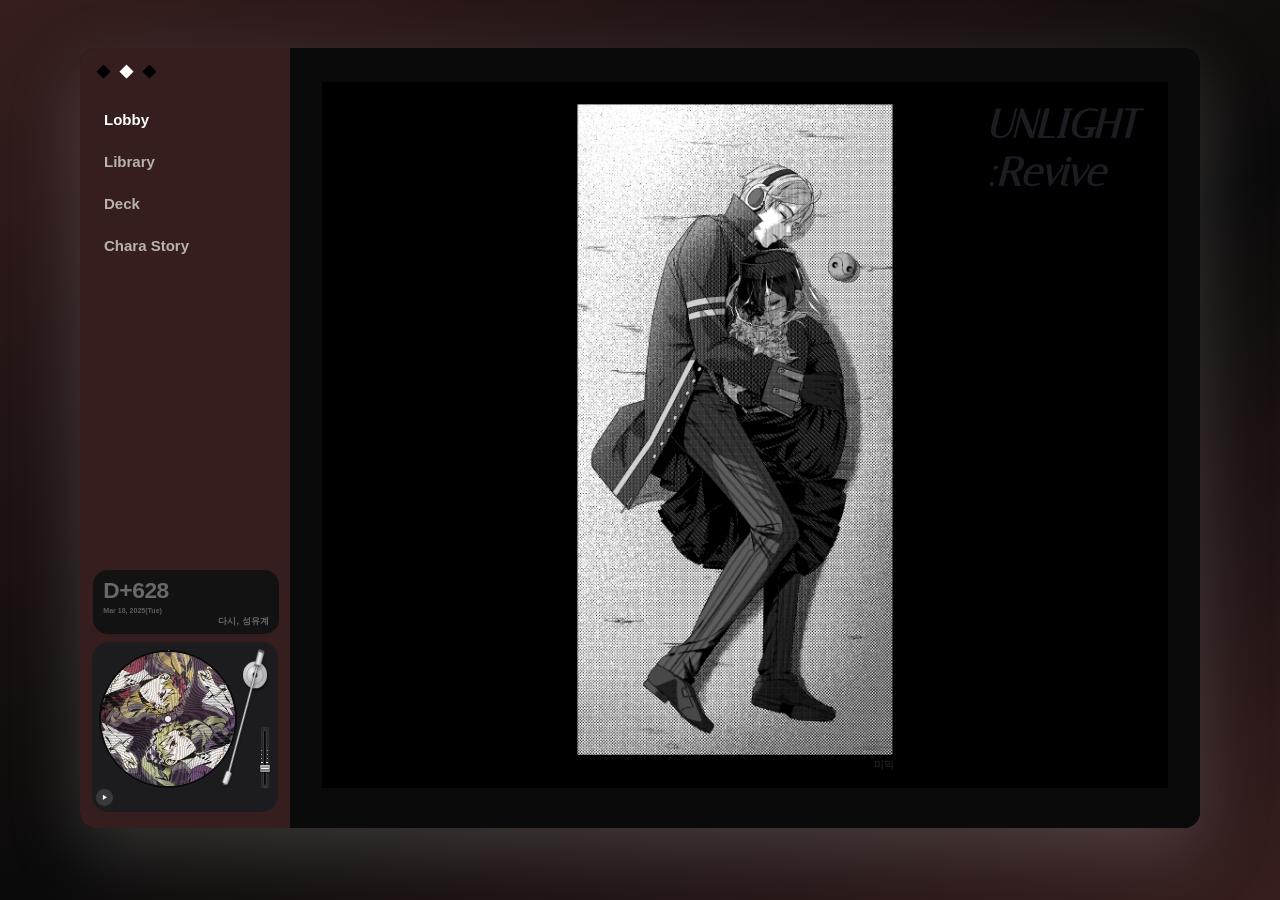
<file: index.html>
<!DOCTYPE html><html lang="ko"><head><meta charset="utf-8"><meta name="viewport" content="width=1280"><title>캐나다쿠스타운</title><meta name="robots" content="noindex,nofollow,noarchive,noimageindex"><meta property="og:type" content="website"><meta property="og:title" content="캐나다쿠스타운"><meta property="og:locale" content="ko_KR"><link rel="preconnect" href="https://fonts.googleapis.com"><link rel="preconnect" href="https://fonts.gstatic.com" crossorigin><link rel="stylesheet" href="https://fonts.googleapis.com/css2?family=Cormorant+Garamond:wght@400;600&family=Italiana&display=swap" media="print" onload="this.media='all'"><noscript><link rel="stylesheet" href="https://fonts.googleapis.com/css2?family=Cormorant+Garamond:wght@400;600&family=Italiana&display=swap"></noscript><link rel="stylesheet" href="css/site.css"></head><body class="root-13"><main><section class="section-20"><div class="box-185"><nav class="box-186"><div class="box-187"><p class="text-142">◆</p><p class="text-143">◆</p><p class="text-144">◆</p></div><a class="link-35 mac-nav hvb fx fx-color open" data-ck="show" data-to=".box-190" data-grp=".box-189" role="tab" aria-selected="true" href="#">Lobby</a><a class="link-36 mac-nav hvb fx fx-color" data-ck="show" data-to=".box-194" data-grp=".box-189" role="tab" aria-selected="false" href="#">Library</a><a class="link-37 mac-nav hvb fx fx-color" data-ck="show" data-to=".box-195" data-grp=".box-189" role="tab" aria-selected="false" href="#">Deck</a><a class="link-38 mac-nav hvb fx fx-color" data-ck="show" data-to=".box-196" data-grp=".box-189" role="tab" aria-selected="false" href="#">Chara Story</a><div class="dday-4" data-dday="1" data-d="2025-03-18" data-inc="1" data-v="l"><div class="dd-i">♥</div><div class="dd-t">다시, 성유계</div><div class="dd-s">2025-03-18</div><div class="dd-n">D-0</div></div><div class="box-188"><div class="lp-3" data-lp="https://youtu.be/AUN0C5JP_jo?si=QZlOJSiENwIk0LTi" data-vol="30" data-cover="1"><div class="lp-rec" style="background-image:url('[data-uri]')"><i class="lp-hole"></i></div><svg class="lp-ring" viewBox="0 0 100 100"><circle cx="50" cy="50" r="49" pathLength="100" stroke-dasharray="0 100"/></svg><svg class="lp-tn" viewBox="0 0 680 558" preserveAspectRatio="none"><defs><linearGradient id="lpalp-3" x1="0" x2="1"><stop offset="0" stop-color="#8d8d93"/><stop offset=".4" stop-color="#f4f4f6"/><stop offset="1" stop-color="#a4a4aa"/></linearGradient><radialGradient id="lpblp-3" cx=".4" cy=".35"><stop offset="0" stop-color="#f1f1f3"/><stop offset="1" stop-color="#b3b3b9"/></radialGradient></defs><circle cx="596" cy="108" r="46" fill="rgba(0,0,0,.4)" transform="translate(3 7)"/><circle cx="596" cy="108" r="44" fill="url(#lpblp-3)"/><circle cx="596" cy="108" r="30" fill="none" stroke="#8e8e94" stroke-width="2"/><circle cx="596" cy="108" r="9" fill="#2a2a2d"/><g class="lp-arm"><g transform="translate(596 108) rotate(28.6)"><rect x="-11" y="-84" width="22" height="58" rx="4" fill="url(#lpalp-3)"/><rect x="-11" y="-84" width="22" height="7" rx="3" fill="#55555a"/><rect x="-11" y="-34" width="22" height="5" fill="#55555a"/><path d="M0 -26V336" fill="none" stroke="#26262a" stroke-width="8.5" stroke-linecap="round"/><path d="M0 -26V336" fill="none" stroke="#d3d3d8" stroke-width="5" stroke-linecap="round"/><path d="M-1.3 -20V332" fill="none" stroke="rgba(255,255,255,.85)" stroke-width="1.3" stroke-linecap="round"/><g transform="translate(0 332) rotate(6)"><rect x="-10" y="0" width="20" height="42" rx="3" fill="url(#lpalp-3)" stroke="rgba(255,255,255,.55)" stroke-width=".8"/><rect x="-7.5" y="3" width="2.6" height="36" rx="1.3" fill="rgba(255,255,255,.75)"/><rect x="-3" y="42" width="6" height="5" rx="1" fill="#6d6d73"/></g></g></g></g></svg><button type="button" class="lp-pl" aria-label="재생 / 일시정지"><svg viewBox="0 0 24 24" class="lp-i-play"><path d="M8 5v14l11-7z"/></svg><svg viewBox="0 0 24 24" class="lp-i-pause"><path d="M7 5h4v14H7zM13 5h4v14h-4z"/></svg></button><div class="lp-vol" role="slider" aria-label="볼륨" aria-valuemin="0" aria-valuemax="100" aria-valuenow="70" tabindex="0"><i class="lp-vt"></i><i class="lp-vk"></i></div><p class="lp-ti"></p><div class="lp-yt"></div></div></div></nav><div class="box-189"><div class="box-190" data-panel role="tabpanel"><h2 class="heading-39">UNLIGHT :Revive</h2><img class="image-69" src="images/a28cu6m.webp" alt="" width="916" height="1600" srcset="images/a28cu6m-640.webp 640w, images/a28cu6m.webp 916w" sizes="100vw" fetchpriority="high" decoding="async"><h2 class="heading-40">미믹</h2></div><div class="box-194" data-panel role="tabpanel" hidden><section class="board-15 mac-diary" data-board="diary" data-view="line" data-src="notion" data-cats="top" data-limit="30" aria-label="다이어리 게시판"><ul class="bd-list" aria-live="polite"><li class="bd-msg">불러오는 중…</li></ul></section></div><div class="box-195" data-panel role="tabpanel" hidden><section class="board-16" data-board="gallery" data-view="photos" data-src="static" data-limit="30" aria-label="사진 갤러리"><ul class="bd-list" aria-live="polite"><li class="bd-msg">불러오는 중…</li></ul></section></div><div class="box-196" data-panel role="tabpanel" hidden><section class="board-17 mac-prof" data-board="profile" data-view="profile" data-src="notion" data-limit="10" aria-label="프로필 게시판"><ul class="bd-list" aria-live="polite"><li class="bd-msg">불러오는 중…</li></ul></section><section class="board-18 mac-tl" data-board="timeline" data-view="timeline" data-src="notion" data-fold="c" data-limit="30" aria-label="타임라인 게시판"><ul class="bd-list" aria-live="polite"><li class="bd-msg">불러오는 중…</li></ul></section></div></div></div></section></main><script src="js/site.js" defer></script></body></html>
</file>
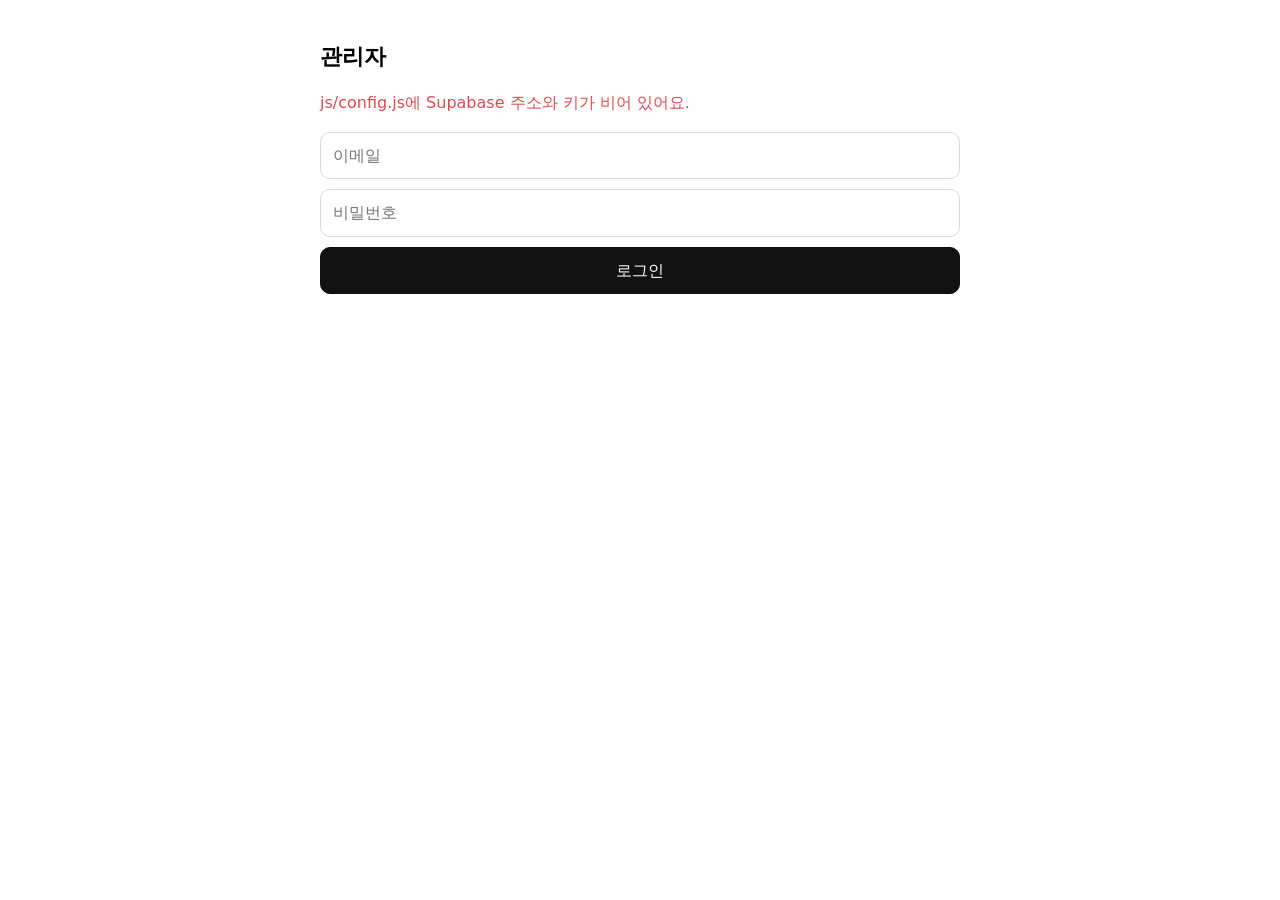
<file: admin.html>
<!DOCTYPE html><html lang="ko"><head><meta charset="utf-8"><meta name="viewport" content="width=device-width,initial-scale=1"><meta name="robots" content="noindex,nofollow"><title>관리자</title><style>:root{color-scheme:light dark;--b:#d9d9e0;--m:#6b6b7a}*{box-sizing:border-box}body{margin:0;font:16px/1.6 system-ui,-apple-system,"Noto Sans KR",sans-serif;padding:24px 16px}main{max-width:640px;margin:0 auto}h1{font-size:22px}input,textarea,select,button{font:inherit;padding:10px 12px;border:1px solid var(--b);border-radius:10px;background:transparent;color:inherit;width:100%}button{width:auto;cursor:pointer;background:#111;color:#fff;border-color:#111}button.dg{background:transparent;color:#e5484d;border-color:#e5484d}@media(prefers-color-scheme:dark){button{background:#fff;color:#111;border-color:#fff}}form{display:grid;gap:10px;margin:16px 0}#msg{min-height:1.5em;color:var(--m)}#msg.bad{color:#e5484d}ul{list-style:none;padding:0;display:grid;gap:8px}li{display:flex;gap:8px;align-items:center;border:1px solid var(--b);border-radius:10px;padding:8px 10px}li span{flex:1;min-width:0;overflow-wrap:anywhere}li button{padding:6px 10px}[hidden]{display:none!important}.row{display:flex;gap:8px}</style></head><body><main><h1>관리자</h1><p id="msg"></p><section id="login"><form id="lf"><input id="em" type="email" placeholder="이메일" autocomplete="username" required><input id="pw" type="password" placeholder="비밀번호" autocomplete="current-password" required><button type="submit">로그인</button></form></section><section id="panel" hidden><div class="row"><button id="out" type="button" class="dg">로그아웃</button></div><form id="pf"><select id="bd" aria-label="게시판"><option>profile</option><option>gallery</option></select><input id="ti" placeholder="제목" maxlength="200" required><input id="ca" placeholder="카테고리 (선택)" maxlength="40"><textarea id="bo" rows="8" placeholder="내용"></textarea><input id="im" type="url" placeholder="이미지 주소 (선택, https://…)"><input id="fl" type="file" accept="image/*" multiple aria-label="사진 올리기"><p style="margin:0;font-size:13px;color:var(--m)">사진을 고르면 바로 올라가요. 한 장이면 위 이미지 칸에 채워지고, 여러 장이면 한 장당 글 하나로 올라가요.</p><div class="row"><button id="go" type="submit">글 올리기</button><button id="cx" type="button" class="dg" hidden>수정 취소</button></div></form><h2 style="font-size:17px">올린 글</h2><ul id="ls"></ul></section></main><script src="js/config.js"></script><script>(function(){
 var C=window.NJ_CONFIG||{},q=function(s){return document.querySelector(s)},tok=null,editId=null,base=(C.url||'').replace(/\/+$/,'');
 try{tok=sessionStorage.getItem('nj_tok')}catch(e){}
 function hd(x){var h={apikey:C.key,'Content-Type':'application/json'};h.Authorization='Bearer '+(tok||(/^eyJ/.test(C.key)?C.key:''));if(!tok&&!/^eyJ/.test(C.key))delete h.Authorization;for(var k in x)h[k]=x[k];return h}
 function say(t,bad){var m=q('#msg');m.textContent=t||'';m.className=bad?'bad':''}
 function show(){q('#login').hidden=!!tok;q('#panel').hidden=!tok;if(tok)load()}
 function fail(r){if(r.status===401||r.status===403){say('권한이 없어요. 로그인 이메일이 SQL에 넣은 관리자 이메일과 같은지 확인하세요.',1);if(r.status===401){tok=null;try{sessionStorage.removeItem('nj_tok')}catch(e){}show()}}else say('요청에 실패했어요 ('+r.status+')',1)}
 q('#lf').onsubmit=function(e){e.preventDefault();say('로그인 중…');
  fetch(base+'/auth/v1/token?grant_type=password',{method:'POST',headers:{apikey:C.key,'Content-Type':'application/json'},body:JSON.stringify({email:q('#em').value.trim(),password:q('#pw').value})}).then(function(r){return r.json().then(function(j){return{ok:r.ok,j:j}})}).then(function(o){
   if(!o.ok||!o.j.access_token){say('로그인에 실패했어요. 이메일과 비밀번호를 확인하세요.',1);return}
   tok=o.j.access_token;try{sessionStorage.setItem('nj_tok',tok)}catch(e){}q('#pw').value='';say('');show()}).catch(function(){say('연결할 수 없어요. 주소와 키를 확인하세요.',1)})};
 q('#out').onclick=function(){tok=null;try{sessionStorage.removeItem('nj_tok')}catch(e){}show()};
 function reset(){editId=null;q('#ti').value='';q('#bo').value='';q('#im').value='';q('#ca').value='';q('#go').textContent='글 올리기';q('#cx').hidden=true}
 q('#cx').onclick=reset;
function shrink(f){return new Promise(function(res,rej){var u=URL.createObjectURL(f),im=new Image();im.onload=function(){var m=1600,w=im.naturalWidth,h=im.naturalHeight,k=Math.min(1,m/Math.max(w,h)),c=document.createElement('canvas');c.width=Math.round(w*k);c.height=Math.round(h*k);c.getContext('2d').drawImage(im,0,0,c.width,c.height);URL.revokeObjectURL(u);c.toBlob(function(b){b?res(b):rej()},'image/jpeg',.85)};im.onerror=function(){rej()};im.src=u})}
 function up(f){return shrink(f).then(function(b){var nm=Date.now().toString(36)+Math.random().toString(36).slice(2,7)+'.jpg';return fetch(base+'/storage/v1/object/photos/'+nm,{method:'POST',headers:{apikey:C.key,Authorization:'Bearer '+tok,'Content-Type':'image/jpeg'},body:b}).then(function(r){if(!r.ok){if(r.status===401||r.status===403)fail(r);else say('사진 올리기에 실패했어요 ('+r.status+'). supabase.sql을 다시 실행했는지 확인하세요.',1);throw 0}return base+'/storage/v1/object/public/photos/'+nm})},function(){say('이 사진은 읽을 수 없어요.',1);throw 0})}
 var fl=q('#fl');if(fl)fl.onchange=function(){var fs=Array.prototype.slice.call(fl.files||[]);fl.value='';if(!fs.length)return;
  if(fs.length===1){say('올리는 중…');up(fs[0]).then(function(u){q('#im').value=u;if(!q('#ti').value.trim())q('#ti').value=fs[0].name.replace(/\.[^.]+$/,'').slice(0,200);say('사진을 올렸어요. 글 올리기를 눌러 마무리하세요.')},function(){});return}
  var n=0;fs.reduce(function(p,f,i){return p.then(function(){say('올리는 중… '+(i+1)+'/'+fs.length);return up(f).then(function(u){return fetch(base+'/rest/v1/posts',{method:'POST',headers:hd({Prefer:'return=minimal'}),body:JSON.stringify({board:q('#bd').value,title:f.name.replace(/\.[^.]+$/,'').slice(0,200)||'photo',body:'',image:u,category:q('#ca').value.trim()||null})}).then(function(r){if(!r.ok){fail(r);throw 0}n++})})})},Promise.resolve()).then(function(){say(n+'장을 올렸어요');load()},function(){if(n)load()})};
 q('#pf').onsubmit=function(e){e.preventDefault();var body={board:q('#bd').value,title:q('#ti').value.trim(),body:q('#bo').value,image:q('#im').value.trim()||null,category:q('#ca').value.trim()||null};if(!body.title)return;
  var url=base+'/rest/v1/posts'+(editId?'?id=eq.'+editId:'');
  fetch(url,{method:editId?'PATCH':'POST',headers:hd({Prefer:'return=minimal'}),body:JSON.stringify(body)}).then(function(r){if(!r.ok){fail(r);return}say(editId?'수정했어요':'올렸어요');reset();load()})};
 function load(){fetch(base+'/rest/v1/posts?select=*&order=created_at.desc&limit=100',{headers:hd()}).then(function(r){if(!r.ok){fail(r);return null}return r.json()}).then(function(rows){
   if(!rows)return;var ul=q('#ls');ul.textContent='';if(!rows.length){ul.textContent='아직 글이 없어요.';return}
   rows.forEach(function(p){var li=document.createElement('li'),sp=document.createElement('span'),a=document.createElement('button'),b=document.createElement('button');
    sp.textContent='['+p.board+'] '+p.title+' · '+new Date(p.created_at).toLocaleDateString('ko-KR');a.textContent='수정';b.textContent='삭제';b.className='dg';
    a.onclick=function(){editId=p.id;q('#bd').value=p.board;q('#ti').value=p.title;q('#bo').value=p.body||'';q('#im').value=p.image||'';q('#ca').value=p.category||'';q('#go').textContent='수정 저장';q('#cx').hidden=false;window.scrollTo(0,0)};
    b.onclick=function(){if(!confirm('이 글을 삭제할까요?'))return;fetch(base+'/rest/v1/posts?id=eq.'+p.id,{method:'DELETE',headers:hd()}).then(function(r){if(!r.ok){fail(r);return}say('삭제했어요');load()})};
    li.appendChild(sp);li.appendChild(a);li.appendChild(b);ul.appendChild(li)})})}
 if(!C.url||!C.key){say('js/config.js에 Supabase 주소와 키가 비어 있어요.',1)}
 show();
})();</script></body></html>
</file>
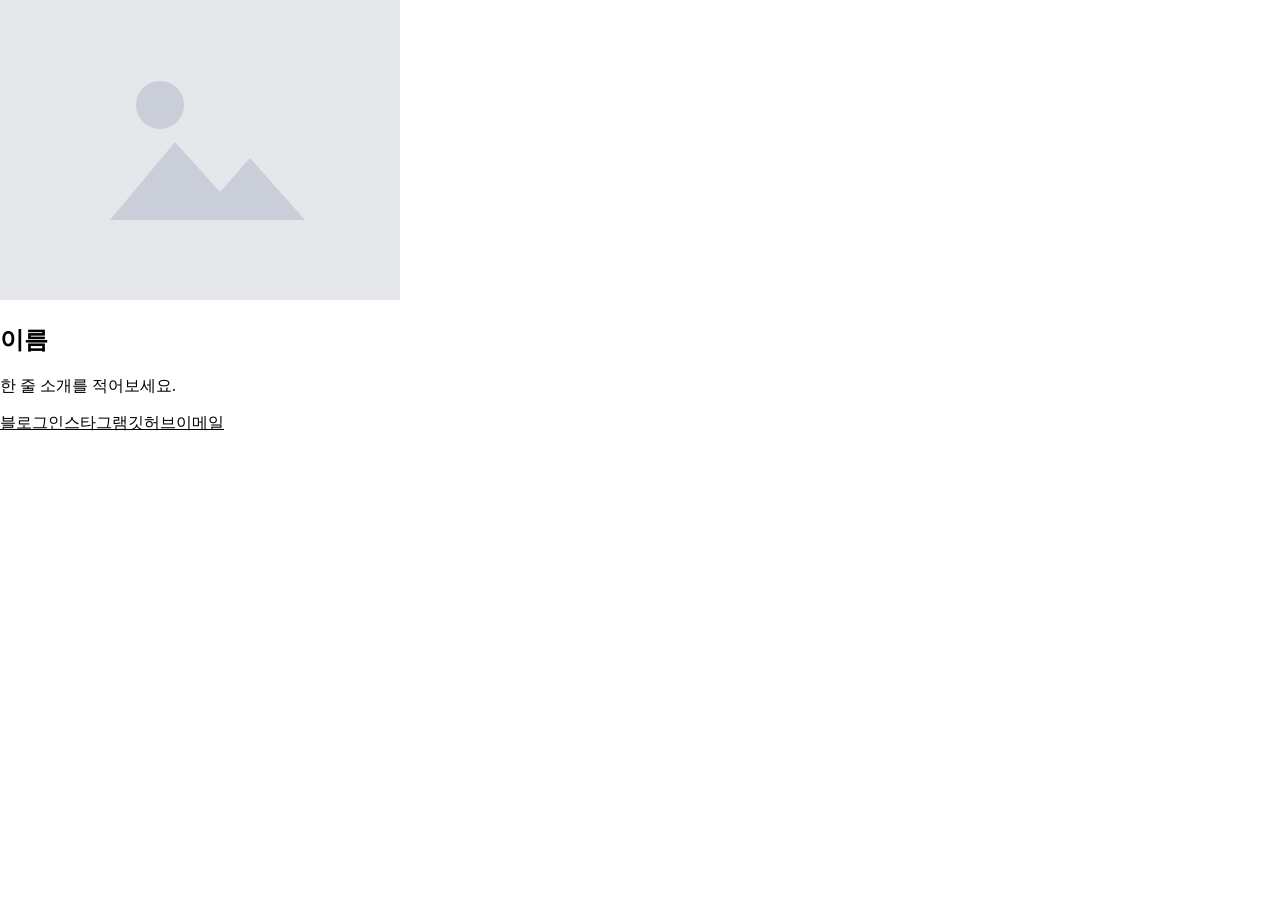
<file: page-2.html>
<!DOCTYPE html><html lang="ko"><head><meta charset="utf-8"><meta name="viewport" content="width=1280"><title>새 페이지 2 | 캐나다쿠스타운</title><meta name="robots" content="noindex,nofollow,noarchive,noimageindex"><meta property="og:type" content="website"><meta property="og:title" content="새 페이지 2 | 캐나다쿠스타운"><meta property="og:locale" content="ko_KR"><link rel="preconnect" href="https://fonts.googleapis.com"><link rel="preconnect" href="https://fonts.gstatic.com" crossorigin><link rel="stylesheet" href="https://fonts.googleapis.com/css2?family=Cormorant+Garamond:wght@400;600&family=Italiana&family=Noto+Sans+KR:wght@400;500;700&display=swap" media="print" onload="this.media='all'"><noscript><link rel="stylesheet" href="https://fonts.googleapis.com/css2?family=Cormorant+Garamond:wght@400;600&family=Italiana&family=Noto+Sans+KR:wght@400;500;700&display=swap"></noscript><link rel="stylesheet" href="css/site.css"></head><body class="root-12"><main><section class="section-19"><div class="container-14"><div class="box-183"><img class="image-63" src="data:image/svg+xml;utf8,%3Csvg%20xmlns%3D%22http%3A%2F%2Fwww.w3.org%2F2000%2Fsvg%22%20width%3D%22400%22%20height%3D%22300%22%20viewBox%3D%220%200%20400%20300%22%3E%3Crect%20width%3D%22400%22%20height%3D%22300%22%20fill%3D%22%23e5e7eb%22%2F%3E%3Cpath%20d%3D%22M110%20220l65-78%2045%2050%2030-34%2055%2062z%22%20fill%3D%22%23c9ced8%22%2F%3E%3Ccircle%20cx%3D%22160%22%20cy%3D%22105%22%20r%3D%2224%22%20fill%3D%22%23c9ced8%22%2F%3E%3C%2Fsvg%3E" alt="" fetchpriority="high" decoding="async"><h2 class="heading-36">이름</h2><p class="text-141">한 줄 소개를 적어보세요.</p></div><div class="box-184"><a class="button-21 fx fx-grow" href="#">블로그</a><a class="button-22 fx fx-grow" href="#">인스타그램</a><a class="button-23 fx fx-grow" href="#">깃허브</a><a class="button-24 fx fx-grow" href="#">이메일</a></div></div></section></main><script src="js/config.js" defer></script><script src="js/site.js" defer></script></body></html>
</file>
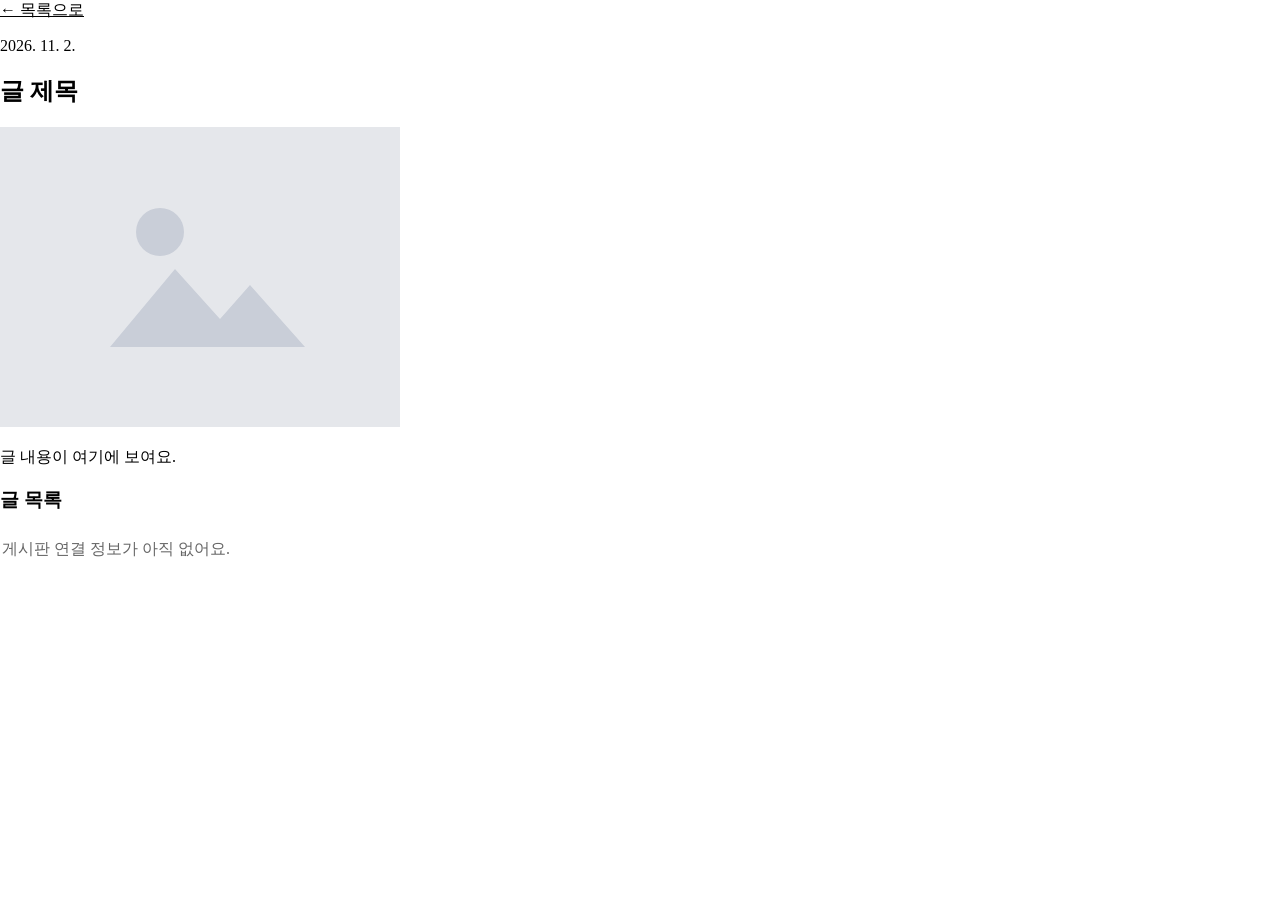
<file: post-2.html>
<!DOCTYPE html><html lang="ko"><head><meta charset="utf-8"><meta name="viewport" content="width=1280"><title>사진 갤러리 상세 | 캐나다쿠스타운</title><meta name="robots" content="noindex,nofollow,noarchive,noimageindex"><meta property="og:type" content="website"><meta property="og:title" content="사진 갤러리 상세 | 캐나다쿠스타운"><meta property="og:locale" content="ko_KR"><link rel="preconnect" href="https://fonts.googleapis.com"><link rel="preconnect" href="https://fonts.gstatic.com" crossorigin><link rel="stylesheet" href="https://fonts.googleapis.com/css2?family=Cormorant+Garamond:wght@400;600&family=Italiana&family=Noto+Sans+KR:wght@400;500;700&display=swap" media="print" onload="this.media='all'"><noscript><link rel="stylesheet" href="https://fonts.googleapis.com/css2?family=Cormorant+Garamond:wght@400;600&family=Italiana&family=Noto+Sans+KR:wght@400;500;700&display=swap"></noscript><link rel="stylesheet" href="css/site.css"></head><body class="root-15" data-post="gallery"><main><section class="section-22"><div class="box-198"><a class="link-40" href="index.html">← 목록으로</a><p class="text-147" data-bind="date">2026. 11. 2.</p><h1 class="heading-43" data-bind="title">글 제목</h1><img class="image-71" data-bind="image" src="data:image/svg+xml;utf8,%3Csvg%20xmlns%3D%22http%3A%2F%2Fwww.w3.org%2F2000%2Fsvg%22%20width%3D%22400%22%20height%3D%22300%22%20viewBox%3D%220%200%20400%20300%22%3E%3Crect%20width%3D%22400%22%20height%3D%22300%22%20fill%3D%22%23e5e7eb%22%2F%3E%3Cpath%20d%3D%22M110%20220l65-78%2045%2050%2030-34%2055%2062z%22%20fill%3D%22%23c9ced8%22%2F%3E%3Ccircle%20cx%3D%22160%22%20cy%3D%22105%22%20r%3D%2224%22%20fill%3D%22%23c9ced8%22%2F%3E%3C%2Fsvg%3E" alt="" loading="lazy" decoding="async"><p class="text-148" data-bind="body">글 내용이 여기에 보여요.</p><h3 class="heading-44">글 목록</h3><section class="board-20" data-board="gallery" data-view="feed" data-prev="2" data-detail="post-2.html" data-limit="10" aria-label="글 목록"><ul class="bd-list" aria-live="polite"><li class="bd-msg">불러오는 중…</li></ul></section></div></section></main><script src="js/config.js" defer></script><script src="js/site.js" defer></script></body></html>
</file>
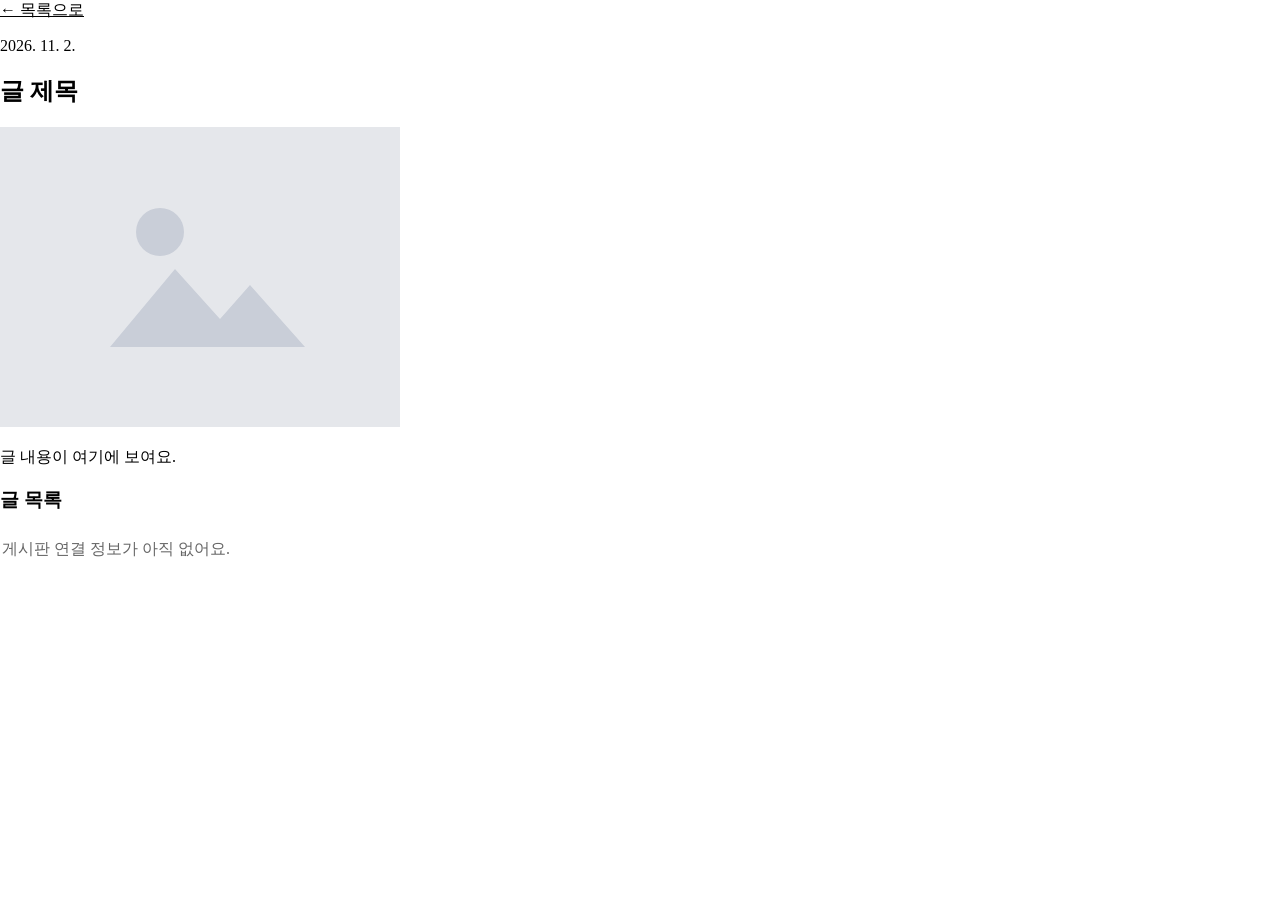
<file: post.html>
<!DOCTYPE html><html lang="ko"><head><meta charset="utf-8"><meta name="viewport" content="width=1280"><title>프로필 게시판 상세 | 캐나다쿠스타운</title><meta name="robots" content="noindex,nofollow,noarchive,noimageindex"><meta property="og:type" content="website"><meta property="og:title" content="프로필 게시판 상세 | 캐나다쿠스타운"><meta property="og:locale" content="ko_KR"><link rel="preconnect" href="https://fonts.googleapis.com"><link rel="preconnect" href="https://fonts.gstatic.com" crossorigin><link rel="stylesheet" href="https://fonts.googleapis.com/css2?family=Cormorant+Garamond:wght@400;600&family=Italiana&family=Noto+Sans+KR:wght@400;500;700&display=swap" media="print" onload="this.media='all'"><noscript><link rel="stylesheet" href="https://fonts.googleapis.com/css2?family=Cormorant+Garamond:wght@400;600&family=Italiana&family=Noto+Sans+KR:wght@400;500;700&display=swap"></noscript><link rel="stylesheet" href="css/site.css"></head><body class="root-14" data-post="profile"><main><section class="section-21"><div class="box-197"><a class="link-39" href="index.html">← 목록으로</a><p class="text-145" data-bind="date">2026. 11. 2.</p><h1 class="heading-41" data-bind="title">글 제목</h1><img class="image-70" data-bind="image" src="data:image/svg+xml;utf8,%3Csvg%20xmlns%3D%22http%3A%2F%2Fwww.w3.org%2F2000%2Fsvg%22%20width%3D%22400%22%20height%3D%22300%22%20viewBox%3D%220%200%20400%20300%22%3E%3Crect%20width%3D%22400%22%20height%3D%22300%22%20fill%3D%22%23e5e7eb%22%2F%3E%3Cpath%20d%3D%22M110%20220l65-78%2045%2050%2030-34%2055%2062z%22%20fill%3D%22%23c9ced8%22%2F%3E%3Ccircle%20cx%3D%22160%22%20cy%3D%22105%22%20r%3D%2224%22%20fill%3D%22%23c9ced8%22%2F%3E%3C%2Fsvg%3E" alt="" loading="lazy" decoding="async"><p class="text-146" data-bind="body">글 내용이 여기에 보여요.</p><h3 class="heading-42">글 목록</h3><section class="board-19" data-board="profile" data-view="feed" data-prev="2" data-detail="post.html" data-limit="10" aria-label="글 목록"><ul class="bd-list" aria-live="polite"><li class="bd-msg">불러오는 중…</li></ul></section></div></section></main><script src="js/config.js" defer></script><script src="js/site.js" defer></script></body></html>
</file>
<file: css/site.css>
*,*::before,*::after{box-sizing:border-box}body{margin:0;-webkit-text-size-adjust:100%;overflow-x:clip}img,video,iframe{max-width:100%}img{height:auto}[hidden]{display:none!important}a{color:inherit}form input,form textarea{width:100%;padding:12px 14px;border:1px solid #cfd0d8;border-radius:10px;font:inherit;background:#fff;color:#111}form button{padding:12px 20px;border:0;border-radius:10px;background:#111;color:#fff;font:inherit;font-weight:600;cursor:pointer}[data-ck]{cursor:pointer}.fx{transition:translate .25s,scale .25s,rotate .25s,filter .25s,box-shadow .25s,background-color .25s,color .25s,opacity .25s,border-color .25s}.fx-color:hover,.fx-color.sim{}@media (prefers-reduced-motion:reduce){.fx,.an{transition:none!important;animation:none!important}}.bd-list{list-style:none;margin:0;padding:0;display:flex;flex-direction:column;gap:10px}.bd-item{border:1px solid rgba(128,128,140,.3);border-radius:12px;overflow:hidden}.bd-item summary{display:flex;justify-content:space-between;gap:12px;padding:14px 16px;cursor:pointer;list-style:none;font-weight:600}.bd-item summary::-webkit-details-marker{display:none}.bd-t{flex:1;min-width:0;overflow-wrap:anywhere;margin:0;font-size:inherit}.bd-n{display:none}.bd-item time{font-weight:400;font-size:.85em;opacity:.6;white-space:nowrap}.bd-b{padding:0 16px 16px;white-space:pre-wrap;line-height:1.7;overflow-wrap:anywhere}.bd-b img{display:block;max-width:100%;margin-top:12px;border-radius:8px}.bd-msg{opacity:.6;padding:8px 2px}.bd-item article{display:flex;flex-direction:column;gap:8px}.bd-item article>.bd-img{display:block;width:100%;aspect-ratio:4/3;object-fit:cover;border-radius:10px}.bd-item article>.bd-b{padding:0}[data-view=line] .bd-list{gap:0}[data-view=line] .bd-item{border:0;border-bottom:1px solid rgba(128,128,140,.3);border-radius:0}[data-view=line] .bd-item summary{padding-left:2px;padding-right:2px}[data-view=table] .bd-list{gap:0;border-top:2px solid currentColor}[data-view=table] .bd-item{border:0;border-bottom:1px solid rgba(128,128,140,.3);border-radius:0}[data-view=table] .bd-item summary{display:grid;grid-template-columns:3em 1fr auto;align-items:baseline;padding:12px 6px;font-weight:500}[data-view=table] .bd-n{display:block;opacity:.55;font-weight:400}[data-view=table] .bd-b{padding:4px 6px 18px 3.4em}[data-view=cards] .bd-list{display:grid;grid-template-columns:repeat(auto-fill,minmax(240px,1fr));gap:16px}[data-view=cards] .bd-item{background:rgba(128,128,140,.07);padding:12px}[data-view=cards] .bd-t{font-weight:600}[data-view=feed] .bd-list{gap:48px}[data-view=feed] .bd-item{border:0;border-radius:0;overflow:visible}[data-view=feed] .bd-item time{order:-2;font-size:.85em}[data-view=feed] .bd-t{order:-1;font-size:1.6em;line-height:1.3;font-weight:700}[data-view=feed] .bd-item article>.bd-img{aspect-ratio:auto;height:auto}[data-view=gallery] .bd-list{flex-direction:row;gap:20px;overflow-x:auto;scroll-snap-type:x mandatory;padding-bottom:14px;-webkit-overflow-scrolling:touch}[data-view=gallery] .bd-item{flex:0 0 min(300px,78%);scroll-snap-align:center;border:0;border-radius:0;overflow:visible}[data-view=gallery] .bd-item article>.bd-img{aspect-ratio:4/5;border-radius:6px}[data-view=gallery] .bd-t{font-weight:600}[data-view=gallery] .bd-list:focus-visible{outline:2px solid currentColor;outline-offset:4px}[data-view=photos] .bd-list{display:grid;grid-template-columns:repeat(auto-fill,minmax(min(190px,44%),1fr));gap:10px}[data-view=photos] .bd-item{background:none;padding:0;border:0;border-radius:14px;overflow:hidden}[data-view=photos] .bd-item article>:not(.bd-img){display:none}[data-view=photos] .bd-item:not(:has(.bd-img)){display:none}[data-view=photos] .bd-item article>.bd-img{display:block;width:100%;height:auto;aspect-ratio:1;object-fit:cover;border-radius:0;transition:transform .35s ease}[data-view=photos] .bd-item:hover article>.bd-img{transform:scale(1.05)}[data-view=photos] .bd-item.bd-lb{cursor:zoom-in}[data-view=photos] .bd-item.bd-lb:focus-visible{outline:2px solid currentColor;outline-offset:2px}[data-view=profile] .bd-list{display:grid;grid-template-columns:repeat(auto-fit,minmax(130px,1fr));max-width:480px;margin-left:auto;margin-right:auto;gap:12px}[data-view=profile] .bd-item{border:0;border-radius:18px;background:rgba(128,128,140,.08);padding:14px;overflow:hidden}[data-view=profile] .bd-item article{gap:6px;text-align:center;align-items:center}[data-view=profile] .bd-item article>.bd-img{aspect-ratio:1;width:100%;border-radius:14px;margin-bottom:6px}[data-view=profile] .bd-item time{display:none}[data-view=profile] .bd-cat{opacity:1;font-size:.72em;letter-spacing:.08em;text-transform:uppercase;padding:2px 10px;border-radius:999px;background:rgba(128,128,140,.18);margin:0}[data-view=profile] .bd-t{font-size:1.2em;font-weight:800;order:0}[data-view=profile] .bd-item article>.bd-b{font-size:.9em;opacity:.85;line-height:1.7;text-align:center;word-break:keep-all}[data-view=timeline] .bd-list{gap:0;position:relative;padding:0}[data-view=timeline] .bd-list::before{content:"";position:absolute;left:50%;top:0;bottom:0;width:2px;margin-left:-1px;background:rgba(128,128,140,.3)}[data-view=timeline] .bd-item{border:0;border-radius:0;overflow:visible;padding:0 0 28px;width:calc(50% - 28px);box-sizing:border-box;text-align:right;position:relative}[data-view=timeline] .bd-item:nth-child(even){margin-left:calc(50% + 28px);text-align:left}[data-view=timeline] .bd-item:last-child{padding-bottom:4px}[data-view=timeline] .bd-item::before{content:"";position:absolute;right:-35px;top:.35em;width:12px;height:12px;border-radius:50%;background:currentColor;box-shadow:0 0 0 4px rgba(128,128,140,.18)}[data-view=timeline] .bd-item:nth-child(even)::before{right:auto;left:-35px}[data-view=timeline] .bd-item::after{content:"";position:absolute;right:-24px;top:calc(.35em + 5px);width:24px;height:2px;background:rgba(128,128,140,.3)}[data-view=timeline] .bd-item:nth-child(even)::after{right:auto;left:-24px}[data-view=timeline] .bd-item article>.bd-img{margin-left:auto}[data-view=timeline] .bd-item:nth-child(even) article>.bd-img{margin-left:0}@media (max-width:479px){[data-view=timeline] .bd-item{width:calc(50% - 18px);font-size:.92em}[data-view=timeline] .bd-item:nth-child(even){margin-left:calc(50% + 18px)}[data-view=timeline] .bd-item::before{right:-24px;width:10px;height:10px;box-shadow:0 0 0 3px rgba(128,128,140,.18)}[data-view=timeline] .bd-item:nth-child(even)::before{left:-24px}[data-view=timeline] .bd-item::after{right:-18px;width:18px}[data-view=timeline] .bd-item:nth-child(even)::after{left:-18px}}[data-view=timeline] .bd-item article{gap:3px}[data-view=timeline] .bd-item time{order:-2;font-size:.8em;font-weight:700;letter-spacing:.04em;opacity:.65}[data-view=timeline] .bd-cat{order:-3;margin:0;font-size:.72em;letter-spacing:.06em;text-transform:uppercase}[data-view=timeline] .bd-t{order:-1;font-size:1.1em;font-weight:700}[data-view=timeline] .bd-item article>.bd-b{line-height:1.7}[data-view=timeline] .bd-tg{cursor:pointer;-webkit-tap-highlight-color:transparent}[data-view=timeline] .bd-tg::after{content:"";display:inline-block;width:.38em;height:.38em;border:solid currentColor;border-width:0 2px 2px 0;transform:rotate(45deg);margin-left:.6em;vertical-align:.18em;opacity:.55;transition:transform .25s}[data-view=timeline] .bd-open .bd-tg::after{transform:rotate(-135deg);vertical-align:-.05em}[data-view=timeline] .bd-tg:focus-visible{outline:2px solid currentColor;outline-offset:3px;border-radius:4px}[data-view=timeline] .bd-item article>.bd-img{aspect-ratio:auto;height:auto;max-width:320px;border-radius:10px;margin-top:6px}[data-view=orbitline].ot-on{min-height:calc(100vh + var(--otn,0)*58vh);min-height:calc(100svh + var(--otn,0)*58svh)}[data-view=orbitline] .ot-on .bd-list,[data-view=orbitline].ot-on .bd-list{position:absolute;width:1px;height:1px;margin:-1px;overflow:hidden;clip:rect(0,0,0,0);white-space:nowrap}[data-view=orbitline] .ot-st{position:sticky;top:0;height:100vh;height:100svh;min-height:480px;display:grid;grid-template-columns:minmax(0,1.15fr) minmax(0,.85fr);align-items:center;column-gap:3vw;padding:0 4vw;box-sizing:border-box}[data-view=orbitline] .ot-sample{position:relative;height:auto;min-height:0;padding:12px 0}[data-view=orbitline] .ot-svg{width:min(100%,86vh);height:auto;aspect-ratio:1;justify-self:center;overflow:visible}[data-view=orbitline] .ot-sample .ot-svg{width:min(100%,320px)}[data-view=orbitline] .ot-ring{fill:none;stroke:currentColor;stroke-opacity:.2;stroke-width:1}[data-view=orbitline] .ot-ring.ot-d{stroke-dasharray:2 6;stroke-opacity:.34}[data-view=orbitline] .ot-tk line{stroke:currentColor;stroke-opacity:.4;stroke-width:1}[data-view=orbitline] .ot-core{fill:currentColor}[data-view=orbitline] .ot-ld{stroke:currentColor;stroke-opacity:.45;stroke-width:1;stroke-dasharray:1 5}[data-view=orbitline] .ot-path{fill:none;stroke:currentColor;stroke-opacity:.38;stroke-width:1;stroke-dasharray:3 5}[data-view=orbitline] .ot-dot{fill:currentColor;fill-opacity:.32;stroke:transparent;stroke-width:16px;cursor:pointer;outline:none}[data-view=orbitline] .ot-dot.past{fill-opacity:.62}[data-view=orbitline] .ot-dot.on{fill-opacity:1}[data-view=orbitline] .ot-dot:focus-visible{stroke:currentColor;stroke-opacity:.6;stroke-width:2px}[data-view=orbitline] .ot-halo{fill:none;stroke:currentColor;stroke-opacity:.7;stroke-width:1}[data-view=orbitline] .ot-lb{font:10px ui-monospace,Menlo,Consolas,monospace;fill:currentColor;fill-opacity:.55;letter-spacing:.08em;pointer-events:none}[data-view=orbitline] .ot-cap{padding:0 0 0 2vw;max-width:460px}[data-view=orbitline] .ot-n{font:11px ui-monospace,Menlo,Consolas,monospace;letter-spacing:.24em;opacity:.5}[data-view=orbitline] .ot-dt{font:12px ui-monospace,Menlo,Consolas,monospace;letter-spacing:.14em;opacity:.65;margin-top:20px}[data-view=orbitline] .ot-tt{font:400 clamp(28px,3.4vw,46px)/1.15 Georgia,"Times New Roman",serif;letter-spacing:-.02em;margin:10px 0 16px;padding:0}[data-view=orbitline] .ot-bd{font-size:14px;line-height:1.9;opacity:.75;white-space:pre-line;max-height:34vh;overflow:hidden}[data-view=orbitline] .ot-hint{font:10px ui-monospace,Menlo,Consolas,monospace;letter-spacing:.22em;opacity:.4;margin-top:30px}[data-view=orbitline] .ot-in .ot-dt,[data-view=orbitline] .ot-in .ot-tt,[data-view=orbitline] .ot-in .ot-bd{animation:otf .5s ease both}@keyframes otf{from{opacity:0;transform:translateY(10px)}to{opacity:var(--o,1);transform:none}}@media (max-width:760px){[data-view=orbitline] .ot-st{grid-template-columns:1fr;align-content:center;row-gap:8px;padding:0 20px}[data-view=orbitline] .ot-svg{width:min(100%,46svh)}[data-view=orbitline] .ot-lb{font-size:17px}[data-view=orbitline] .ot-cap{padding:0;max-width:none}[data-view=orbitline] .ot-bd{max-height:22svh;font-size:13px}[data-view=orbitline] .ot-hint{display:none}}@media (prefers-reduced-motion:reduce){[data-view=orbitline] .ot-in .ot-dt,[data-view=orbitline] .ot-in .ot-tt,[data-view=orbitline] .ot-in .ot-bd{animation:none}}[data-view=profile] .bd-list{}[data-view=custom] .bd-item{border:0;border-radius:0;overflow:visible;min-width:0}[data-lay=grid2] .bd-list{display:grid;grid-template-columns:repeat(2,minmax(0,1fr))}[data-lay=grid3] .bd-list{display:grid;grid-template-columns:repeat(3,minmax(0,1fr))}[data-lay=grid4] .bd-list{display:grid;grid-template-columns:repeat(4,minmax(0,1fr))}[data-lay=scroll] .bd-list{flex-direction:row;overflow-x:auto;scroll-snap-type:x mandatory;padding-bottom:14px;-webkit-overflow-scrolling:touch}[data-lay=scroll] .bd-item{flex:0 0 auto;scroll-snap-align:center}[data-bind=body]{white-space:pre-wrap}.bd-item{position:relative}.bd-a{position:absolute;top:0;right:0;bottom:0;left:0;z-index:1;border-radius:inherit}.bd-a:focus-visible{outline:2px solid currentColor;outline-offset:-2px}.bd-more{display:inline-block;margin-top:10px;font-size:.9em;text-decoration:underline;color:inherit}@media (max-width:359px){[data-view=profile] .bd-list{grid-template-columns:1fr}}@media (max-width:991px){[data-lay=grid4] .bd-list{grid-template-columns:repeat(2,minmax(0,1fr))}}@media (max-width:479px){[data-lay=grid2] .bd-list,[data-lay=grid3] .bd-list,[data-lay=grid4] .bd-list{grid-template-columns:1fr}}.bd-cats{display:flex;flex-wrap:wrap;gap:8px;margin:0 0 16px}.bd-cb,.bd-cats>button{font:inherit;color:inherit;background:transparent;border:1px solid rgba(128,128,140,.3);border-radius:999px;padding:6px 14px;cursor:pointer;display:inline-flex;gap:6px;align-items:center}.bd-cats small{opacity:.6;font-size:.85em}.bd-cats [aria-pressed=true]{background:rgba(128,128,140,.22);font-weight:700;border-color:transparent}.bd-cb:focus-visible,.bd-cats>button:focus-visible{outline:2px solid currentColor;outline-offset:2px}.bd-cat{display:inline-block;font-size:.8em;font-weight:700;opacity:.7;margin-bottom:2px}[data-cats=left]{display:grid;grid-template-columns:180px minmax(0,1fr);column-gap:24px}[data-cats=left]>*:not(.bd-cats){grid-column:2}[data-cats=left]>.bd-cats{grid-column:1;grid-row:1 / span 99;align-self:start;flex-direction:column;flex-wrap:nowrap;gap:2px;margin:0;padding-right:14px;border-right:1px solid rgba(128,128,140,.3)}[data-cats=left] .bd-cats>button{border:0;border-radius:8px;justify-content:space-between;padding:8px 10px;text-align:left}@media (max-width:640px){[data-cats=left]{display:block}[data-cats=left]>.bd-cats{flex-direction:row;flex-wrap:wrap;border:0;padding:0;margin:0 0 16px;gap:8px}[data-cats=left] .bd-cats>button{border:1px solid rgba(128,128,140,.3);border-radius:999px;justify-content:flex-start}}[data-catnav]{position:relative}.cn-b{font:inherit;color:inherit;background:transparent;border:1px solid rgba(128,128,140,.3);border-radius:10px;padding:8px 14px;cursor:pointer;display:flex;justify-content:space-between;gap:10px;align-items:center;width:100%;text-align:left}.cn-b::after{content:"\25BE";opacity:.6;transition:transform .15s}.cn-b[aria-expanded=true]::after{transform:rotate(180deg)}.cn-b:focus-visible,.cn-l a:focus-visible{outline:2px solid currentColor;outline-offset:2px}.cn-l{list-style:none;margin:0;padding:6px 0 0}.cn-l[hidden]{display:none}.cn-l a{display:flex;justify-content:space-between;gap:10px;padding:7px 10px;border-radius:8px;color:inherit;text-decoration:none}.cn-l a:hover,.cn-l a[aria-current]{background:rgba(128,128,140,.18)}.cn-l a[aria-current]{font-weight:700}.cn-l small{opacity:.6}[data-cstyle=fold] .cn-b{border:0;padding:6px 2px;font-weight:700}[data-cstyle=drop] .cn-l{position:absolute;left:0;top:calc(100% + 6px);min-width:100%;z-index:30;padding:6px;background:Canvas;color:CanvasText;border:1px solid rgba(128,128,140,.3);border-radius:12px;box-shadow:0 10px 30px rgba(0,0,0,.15)}.bd-item.bd-cur{background:rgba(128,128,140,.14);box-shadow:inset 3px 0 0 currentColor;padding:10px 12px;margin:-10px -12px;border-radius:8px}[data-prev="1"] .bd-item article>.bd-b,[data-prev="1"] [data-bind=body]{display:-webkit-box;-webkit-box-orient:vertical;-webkit-line-clamp:1;overflow:hidden}[data-prev="2"] .bd-item article>.bd-b,[data-prev="2"] [data-bind=body]{display:-webkit-box;-webkit-box-orient:vertical;-webkit-line-clamp:2;overflow:hidden}[data-prev="3"] .bd-item article>.bd-b,[data-prev="3"] [data-bind=body]{display:-webkit-box;-webkit-box-orient:vertical;-webkit-line-clamp:3;overflow:hidden}.lp-rec{position:absolute;left:5%;top:6.1%;width:72%;aspect-ratio:1;border-radius:50%;background:radial-gradient(circle,#2f4a4d,#16282b) center/cover;box-shadow:0 0 0 1.2cqw #0c0c0d,0 0 0 1.4cqw #2a2a2d;animation:lpspin 9s linear infinite;animation-play-state:paused}.lp-rec::after{content:"";position:absolute;inset:0;border-radius:50%;background:repeating-radial-gradient(circle,rgba(0,0,0,.16) 0 .25cqw,rgba(255,255,255,.05) .25cqw .5cqw),conic-gradient(from 20deg,rgba(255,255,255,.12),transparent 20%,rgba(255,255,255,.1) 50%,transparent 70%,rgba(255,255,255,.12))}.lp-hole{position:absolute;left:50%;top:50%;width:3.2cqw;height:3.2cqw;margin:-1.6cqw 0 0 -1.6cqw;border-radius:50%;background:#e8e8ea;z-index:2;box-shadow:0 0 0 .8cqw rgba(0,0,0,.35)}.lp-ring{position:absolute;left:3.56%;top:4.3%;width:75%;aspect-ratio:1;transform:rotate(-90deg);pointer-events:none;z-index:2;overflow:visible}.lp-ring circle{fill:none;stroke:currentColor;stroke-width:.55;stroke-linecap:round;transition:stroke-dasharray .5s linear}.lp-tn{position:absolute;left:0;top:0;width:100%;height:100%;pointer-events:none;z-index:3;overflow:visible}.lp-arm{transform-origin:596px 108px;transform:rotate(-12deg);transition:transform 1s cubic-bezier(.4,0,.2,1);filter:drop-shadow(0 6px 5px rgba(0,0,0,.35))}.on .lp-arm{transform:rotate(0deg)}.lp-vol{position:absolute;right:5%;top:50%;width:4.2%;height:36%;touch-action:none;cursor:ns-resize;z-index:4;outline:none}.lp-vt{position:absolute;left:0;right:0;top:0;bottom:0;border-radius:.9cqw;background:linear-gradient(90deg,rgba(255,255,255,.04),rgba(255,255,255,.11) 50%,rgba(255,255,255,.04));box-shadow:inset 0 0 0 .25cqw rgba(255,255,255,.1),inset 0 .4cqw .8cqw rgba(0,0,0,.45)}.lp-vt::before{content:"";position:absolute;left:50%;top:6%;bottom:6%;width:.9cqw;margin-left:-.45cqw;border-radius:1cqw;background:linear-gradient(90deg,#020202,#1a1a1c);box-shadow:0 0 0 .2cqw rgba(255,255,255,.14),inset 0 .2cqw .3cqw rgba(0,0,0,.8)}.lp-vt::after{content:"";position:absolute;left:6%;right:6%;top:6%;bottom:6%;background:repeating-linear-gradient(180deg,rgba(255,255,255,.5) 0 .2cqw,transparent .2cqw 2.1cqw) left/18% 100% no-repeat,repeating-linear-gradient(180deg,rgba(255,255,255,.5) 0 .2cqw,transparent .2cqw 2.1cqw) right/18% 100% no-repeat,repeating-linear-gradient(180deg,rgba(255,255,255,.85) 0 .25cqw,transparent .25cqw 8.4cqw) left/30% 100% no-repeat,repeating-linear-gradient(180deg,rgba(255,255,255,.85) 0 .25cqw,transparent .25cqw 8.4cqw) right/30% 100% no-repeat}.lp-vk{position:absolute;left:-14%;width:128%;height:12%;top:26.4%;border-radius:.7cqw;background:repeating-linear-gradient(180deg,rgba(0,0,0,.28) 0 .15cqw,transparent .15cqw .55cqw),linear-gradient(180deg,#c3c3c8,#76767c 48%,#5c5c61 52%,#a1a1a7);box-shadow:0 .5cqw 1cqw rgba(0,0,0,.55),inset 0 .15cqw .15cqw rgba(255,255,255,.5)}.lp-vk::after{content:"";position:absolute;left:10%;right:10%;top:50%;height:.4cqw;margin-top:-.2cqw;background:#f4f4f7;border-radius:1cqw;box-shadow:0 0 .6cqw rgba(255,255,255,.5)}.lp-ti{position:absolute;left:13.5%;bottom:5.4%;width:44%;margin:0;font-size:2.6cqw;line-height:1.3;opacity:.85;white-space:nowrap;overflow:hidden;text-overflow:ellipsis;z-index:4}.on .lp-rec{animation-play-state:running}.lp-pl{position:absolute;left:2.4%;bottom:3.6%;width:9%;aspect-ratio:1;border:0;padding:0;cursor:pointer;color:inherit;background:#3a3a3d;border-radius:50%;display:flex;align-items:center;justify-content:center;transition:background .2s,transform .15s;z-index:4}.lp-pl:hover{background:#505055;transform:scale(1.06)}.lp-pl svg{width:52%;height:52%;fill:currentColor}.lp-i-pause{display:none}.on .lp-i-pause{display:block}.on .lp-i-play{display:none}[data-mp]{display:flex;flex-direction:column;justify-content:center;gap:10px;padding:14px 18px 12px}.mp-top{display:flex;align-items:center;gap:12px}.mp-art{flex:0 0 46px;width:46px;height:46px;border-radius:10px;background:#d9dae0 center/cover;box-shadow:inset 0 0 0 1px rgba(0,0,0,.06)}.mp-m{flex:1;min-width:0}.mp-t{margin:0;font-size:15px;font-weight:700;line-height:1.3;white-space:nowrap;overflow:hidden;text-overflow:ellipsis}.mp-a{margin:1px 0 0;font-size:13px;color:#8a8a90;white-space:nowrap;overflow:hidden;text-overflow:ellipsis;min-height:1.3em}.mp-eq{display:flex;align-items:flex-end;gap:2px;height:16px;flex:0 0 auto;opacity:.45}.mp-eq b{display:block;width:3px;height:40%;border-radius:2px;background:currentColor}.on .mp-eq b{animation:mpeq .9s ease-in-out infinite alternate}.mp-eq b:nth-child(2){animation-delay:-.3s!important;height:80%}.mp-eq b:nth-child(3){animation-delay:-.6s!important;height:55%}.mp-eq b:nth-child(4){animation-delay:-.15s!important;height:70%}.mp-tm{display:flex;align-items:center;gap:8px;font-size:11px;color:#8a8a90;font-variant-numeric:tabular-nums}.mp-bar{position:relative;flex:1;height:6px;border-radius:3px;background:#cfcfd4;overflow:hidden;cursor:pointer}.mp-bar i{display:block;height:100%;width:0;background:#76767b;border-radius:3px;transition:width .5s linear}.mp-c{position:relative;display:grid;grid-template-columns:minmax(0,1fr) auto minmax(24px,1fr);align-items:center}.mp-ct{display:flex;align-items:center;justify-content:center;gap:clamp(10px,8cqw,34px);grid-column:2}.mp-vw{display:flex;flex:none;grid-column:3;justify-self:end}.mp-vb{border:0;padding:3px;background:transparent;color:inherit;opacity:.55;cursor:pointer;display:flex;border-radius:6px;transition:opacity .15s}.mp-vb:hover,.mp-vb[aria-expanded="true"]{opacity:1}.mp-vb svg{width:18px;height:18px;fill:currentColor}.mp-vp{position:absolute;right:-4px;bottom:calc(100% + 8px);padding:9px 12px;border-radius:12px;background:#fff;box-shadow:0 4px 18px rgba(0,0,0,.2),0 0 0 1px rgba(0,0,0,.06);z-index:30}.mp-vp[hidden]{display:none}.mp-vr{-webkit-appearance:none;appearance:none;display:block;width:110px;height:4px;border-radius:2px;background:#cfcfd4;outline:none;cursor:pointer;margin:0}.mp-vr::-webkit-slider-thumb{-webkit-appearance:none;width:14px;height:14px;border-radius:50%;background:#555;border:0}.mp-vr::-moz-range-thumb{width:14px;height:14px;border-radius:50%;background:#555;border:0}.mp-pr,.mp-pl,.mp-nx{border:0;padding:0;background:transparent;color:inherit;cursor:pointer;display:flex;align-items:center;justify-content:center;transition:transform .15s,opacity .15s}.mp-pr:hover,.mp-pl:hover,.mp-nx:hover{transform:scale(1.1)}.mp-pr svg,.mp-nx svg{width:clamp(22px,11cqw,28px);height:clamp(22px,11cqw,28px);fill:currentColor}.mp-pl svg{width:clamp(24px,12cqw,30px);height:clamp(24px,12cqw,30px);fill:currentColor}.lp-yt{position:absolute;left:0;top:0;width:200px;height:200px;opacity:0;pointer-events:none;z-index:-1}@keyframes mpeq{from{height:25%}to{height:100%}}@keyframes lpspin{to{transform:rotate(360deg)}}@media (prefers-reduced-motion:reduce){.lp-rec{animation:none!important}}[data-dday]{container-type:size;position:relative;overflow:hidden;font-family:-apple-system,BlinkMacSystemFont,"Helvetica Neue","Noto Sans KR",Arial,sans-serif}.dd-i{color:var(--ac,#e5383b);position:absolute;left:min(7cqw,16.10cqh);top:min(4.5cqw,10.35cqh);font-size:min(10.5cqw,24.15cqh);line-height:1}.dd-t{position:absolute;left:min(22cqw,50.60cqh);right:min(5cqw,11.50cqh);top:min(5cqw,11.50cqh);font-size:min(7.2cqw,16.56cqh);font-weight:800;line-height:1.2;text-transform:uppercase;white-space:nowrap;overflow:hidden;text-overflow:ellipsis}.dd-s{position:absolute;left:min(22cqw,50.60cqh);right:min(5cqw,11.50cqh);top:min(13.5cqw,31.05cqh);font-size:min(4.6cqw,10.58cqh);line-height:1.2;opacity:.6;white-space:nowrap;overflow:hidden;text-overflow:ellipsis}[data-v="l"] .dd-n{left:min(7cqw,16.10cqh);right:auto;bottom:auto;top:min(6cqw,13.80cqh);width:min(80cqw,184.00cqh);text-align:left;font-size:min(15.5cqw,35.65cqh);font-weight:600;letter-spacing:-.02em}[data-v="l"] .dd-s{left:min(7cqw,16.10cqh);right:auto;width:min(80cqw,184.00cqh);top:min(25cqw,57.50cqh);font-size:min(4.8cqw,11.04cqh);opacity:.85;font-weight:600}[data-v="l"] .dd-i{display:none}[data-v="l"] .dd-t{left:min(40cqw,92.00cqh);right:min(7cqw,16.10cqh);top:auto;bottom:min(5.5cqw,12.65cqh);font-size:min(6.4cqw,14.72cqh);text-align:right}.dd-n{position:absolute;right:min(6cqw,13.80cqh);bottom:min(5cqw,11.50cqh);font-size:min(12.5cqw,28.75cqh);font-weight:600;line-height:1;white-space:nowrap;font-variant-numeric:tabular-nums}.hvb,.hvt{transition:background-color .18s ease,color .18s ease}.hvb:hover{background-color:var(--hvb)!important}.hvt:hover{color:var(--hvt)!important}body.root-13{font-family:'Cormorant Garamond',serif;color:#1c1c22;background-color:#ffffff;font-size:16px;line-height:1.6;background-image:linear-gradient(150deg,#371E1E 0%,#0A0A0A 55%,#371E1E 100%);background-attachment:fixed;display:flex;flex-direction:column;min-height:100vh;position:relative}.section-20{display:flex;flex-direction:column;align-items:center;padding-top:48px;padding-right:20px;padding-bottom:48px;padding-left:20px;width:100%;flex:1;justify-content:center;flex-wrap:nowrap}.box-185{display:flex;flex-direction:row;gap:0;padding-top:0;padding-right:0;padding-bottom:0;padding-left:0;width:1120px;max-width:100%;height:min(780px,calc(100vh - 96px));min-height:480px;border-radius:16px;overflow:hidden;box-shadow:0 24px 70px rgba(183,180,174,.25);font-family:-apple-system,BlinkMacSystemFont,"Helvetica Neue","Noto Sans KR",sans-serif;background-color:#0A0A0A}.box-186{position:relative;display:flex;flex-direction:column;gap:4px;padding-top:16px;padding-right:12px;padding-bottom:16px;padding-left:12px;width:210px;flex-shrink:0;background-color:#371E1E;height:780px}.box-187{position:absolute;display:flex;flex-direction:row;gap:8px;padding-top:0;padding-right:4px;padding-bottom:18px;padding-left:4px;flex-shrink:0;width:186px;left:12px;top:16px;margin-top:0px;margin-right:0px;margin-bottom:0px;margin-left:0px;height:33px}.text-142{margin-top:0;margin-right:0;margin-bottom:0;margin-left:0;font-size:15px;line-height:1;color:#000000;width:auto;flex-shrink:0;flex-grow:0}.text-143{margin-top:0;margin-right:0;margin-bottom:0;margin-left:0;font-size:15px;line-height:1;color:#ffffff;width:auto;flex-shrink:0;flex-grow:0}.text-144{margin-top:0;margin-right:0;margin-bottom:0;margin-left:0;font-size:15px;line-height:1;color:#000000;width:auto;flex-shrink:0;flex-grow:0}.link-35{position:absolute;color:#B7B4AE;text-decoration:none;width:69px;font-weight:600;font-size:15px;padding-top:7px;padding-right:12px;padding-bottom:7px;padding-left:12px;border-radius:8px;display:block;--hvb:#726E68;left:12px;top:53px;margin-top:0px;margin-right:0px;margin-bottom:0px;margin-left:0px}.link-36{position:absolute;color:#B7B4AE;text-decoration:none;width:77px;font-weight:600;font-size:15px;padding-top:7px;padding-right:12px;padding-bottom:7px;padding-left:12px;border-radius:8px;display:block;--hvb:#726E68;left:12px;top:95px;margin-top:0px;margin-right:0px;margin-bottom:0px;margin-left:0px}.link-37{position:absolute;color:#B7B4AE;text-decoration:none;width:60px;font-weight:600;font-size:15px;padding-top:7px;padding-right:12px;padding-bottom:7px;padding-left:12px;border-radius:8px;display:block;--hvb:#726E68;left:12px;top:137px;margin-top:0px;margin-right:0px;margin-bottom:0px;margin-left:0px}.link-38{position:absolute;color:#B7B4AE;text-decoration:none;width:111px;font-weight:600;font-size:15px;padding-top:7px;padding-right:12px;padding-bottom:7px;padding-left:12px;border-radius:8px;display:block;--hvb:#726E68;left:12px;top:179px;margin-top:0px;margin-right:0px;margin-bottom:0px;margin-left:0px}.dday-4{position:absolute;width:186px;max-width:280px;aspect-ratio:2.3;background-color:#121212;color:#696969;border-radius:15px;box-shadow:0 1px 3px rgba(0,0,0,.08);box-sizing:border-box;pointer-events:auto;height:64px;left:13px;top:522px;margin-top:0px;margin-right:0px;margin-bottom:0px;margin-left:0px}.box-188{position:absolute;display:flex;flex-direction:column;width:186px;height:170px;margin-top:0px;flex-shrink:0;padding-top:0;padding-right:0;padding-bottom:0;padding-left:0;border-radius:16px;overflow:hidden;background-color:#33312F;background-size:cover;background-position:center;left:12px;top:594px;margin-right:0px;margin-bottom:0px;margin-left:0px}.lp-3{position:relative;width:auto;max-width:520px;aspect-ratio:680/558;background-color:#1c1c1e;color:#ffffff;border-radius:6%;overflow:hidden;container-type:inline-size;grid-column:span 2;grid-row:span 1;--ac:#B7B4AE;--tx2:#B7B4AE;height:180px}.box-189{display:flex;flex-direction:column;gap:12px;padding-top:34px;padding-right:32px;padding-bottom:40px;padding-left:32px;flex:1;min-width:0;background-color:#0A0A0A;overflow-y:auto}.box-190{position:relative;display:flex;flex-direction:column;gap:14px;padding-top:32px;padding-right:24px;padding-bottom:32px;padding-left:24px;flex:1 1 auto;justify-content:center;background-color:#000000;height:729px}.heading-39{position:absolute;margin-top:0px;margin-right:0px;margin-bottom:0px;margin-left:0px;font-size:40px;font-weight:700;line-height:1.2;margin:0;width:175px;font-style:italic;font-family:'Italiana',serif;left:664px;top:19px}.image-69{position:absolute;display:block;width:430px;height:693px;max-width:100%;border-width:0;grid-column:span 2;grid-row:span 2;border-radius:20px;overflow:hidden;min-height:527px;left:198px;top:3px;margin-top:0px;margin-right:0px;margin-bottom:0px;margin-left:0px;object-fit:cover}.heading-40{position:absolute;margin-top:0;margin-right:0;margin-bottom:0;margin-left:0;font-size:10px;line-height:1.2;left:552px;top:677px;width:24px;height:12px;font-family:'Italiana',serif}.box-194{display:flex;flex-direction:column;gap:14px;padding-top:0;padding-right:0;padding-bottom:0;padding-left:0}.board-15{width:100%;max-width:none;color:#B7B4AE;--bd-cat:#371E1E;--bd-catc:#B7B4AE;--bd-cat-on:#B7B4AE;--bd-cat-onc:#0A0A0A;--bd-card:#33312F;--bd-tx:#B7B4AE;--bd-tx2:#B7B4AE}.board-15.board-15 .bd-cats>button,.board-15.board-15 .bd-cb{background:#371E1E;color:#B7B4AE}.board-15.board-15 .bd-cats>button:hover{background:#371E1E;filter:brightness(.94)}.board-15.board-15 .bd-cats>button[aria-pressed=true],.board-15.board-15 .bd-cb[aria-pressed=true]{background:#B7B4AE;color:#0A0A0A}.board-15.board-15 .bd-item{background:#33312F}.board-15.board-15 .bd-item summary,.board-15.board-15 .bd-b,.board-15.board-15 .bd-t{color:#B7B4AE}.board-15.board-15 .bd-item time,.board-15.board-15 .bd-msg{color:#B7B4AE}.box-195{display:flex;flex-direction:column;gap:14px;padding-top:0;padding-right:0;padding-bottom:0;padding-left:0}.board-16{width:100%;max-width:none}.box-196{display:flex;flex-direction:column;gap:28px;padding-top:0;padding-right:0;padding-bottom:0;padding-left:0}.board-17{width:100%;max-width:none;color:#B7B4AE}.board-18{width:100%;max-width:none;color:#B7B4AE}.link-35.open,.open .link-35{color:#ffffff}.link-36.open,.open .link-36{color:#ffffff}.link-37.open,.open .link-37{color:#ffffff}.link-38.open,.open .link-38{color:#ffffff}.mac-nav{transition:background-color .18s ease,color .18s ease}.mac-diary .bd-cats{gap:8px;margin:0 0 20px}.mac-diary .bd-cats>button{border:0;background:#FFEFB9;color:#5E442E;font-weight:600;font-size:14px;padding:7px 16px;transition:background-color .18s,color .18s}.mac-diary .bd-cats>button:hover{background:#F0D586}.mac-diary .bd-cats>button[aria-pressed=true]{background:#5E442E;color:#FFF8E2}.mac-diary .bd-cats small{opacity:.55}.mac-diary .bd-list{gap:12px}.mac-diary .bd-item{background:#FFFDF5;border:0;border-radius:16px;box-shadow:0 1px 3px rgba(94,68,46,.12);transition:box-shadow .18s}.mac-diary .bd-item:hover{box-shadow:0 4px 14px rgba(94,68,46,.16)}.mac-diary .bd-item summary{padding:16px 20px;font-weight:700;color:#5E442E}.mac-diary .bd-item time{color:#a58f7a;font-weight:500}.mac-diary .bd-item details[open] summary{border-bottom:1px solid rgba(94,68,46,.1)}.mac-diary .bd-b{padding:14px 20px 20px;color:#5E442E;line-height:1.8}.mac-diary .bd-msg{color:#a58f7a}.mac-prof .bd-item{background:#FFFDF5;border-radius:20px;padding:16px;box-shadow:0 1px 3px rgba(94,68,46,.12);transition:box-shadow .18s,transform .18s}.mac-prof .bd-item:hover{box-shadow:0 6px 18px rgba(94,68,46,.16);transform:translateY(-2px)}.mac-prof .bd-item article>.bd-img{background:#FFEFB9;border-radius:16px}.mac-prof .bd-cat{background:#BCD1DE;color:#5E442E;font-weight:700}.mac-prof .bd-t{color:#5E442E;font-weight:800}.mac-prof .bd-b{color:#5E442E;opacity:.8}.mac-tl .bd-list::before{background:#E6D7A8}.mac-tl .bd-item::after{background:#E6D7A8}.mac-tl .bd-item::before{background:#A8793F;box-shadow:0 0 0 4px #FFEFB9}.mac-tl .bd-item time{color:#A8793F;opacity:1}.mac-tl .bd-cat{color:#6f6a68}.mac-tl .bd-t{color:#5E442E}.mac-tl .bd-b{color:#5E442E;opacity:.85}.mac-tl .bd-msg,.mac-prof .bd-msg{color:#a58f7a}.mac-nav{transition:background-color .18s ease,color .18s ease}.mac-diary .bd-cats{gap:8px;margin:0 0 20px}.mac-diary .bd-cats>button{border:0;background:#371E1E;color:#B7B4AE;font-weight:600;font-size:14px;padding:7px 16px;transition:background-color .18s,color .18s}.mac-diary .bd-cats>button:hover{background:var(--bd-cath,#726E68)}.mac-diary .bd-cats>button[aria-pressed=true]{background:#B7B4AE;color:#0A0A0A}.mac-diary .bd-cats small{opacity:.55}.mac-diary .bd-list{gap:12px}.mac-diary .bd-item{background:#33312F;border:0;border-radius:16px;box-shadow:0 1px 3px rgba(183,180,174,.12);transition:box-shadow .18s}.mac-diary .bd-item:hover{box-shadow:0 4px 14px rgba(183,180,174,.16);background:var(--bd-itemh,#33312F)}.mac-diary .bd-item summary{padding:16px 20px;font-weight:700;color:#B7B4AE}.mac-diary .bd-item time{color:#B7B4AE;font-weight:500}.mac-diary .bd-item details[open] summary{border-bottom:1px solid rgba(183,180,174,.1)}.mac-diary .bd-b{padding:14px 20px 20px;color:#B7B4AE;line-height:1.8}.mac-diary .bd-msg{color:#B7B4AE}.mac-prof .bd-item{background:#33312F;border-radius:20px;padding:16px;box-shadow:0 1px 3px rgba(183,180,174,.12);transition:box-shadow .18s,transform .18s}.mac-prof .bd-item:hover{box-shadow:0 6px 18px rgba(183,180,174,.16);transform:translateY(-2px);background:var(--bd-itemh,#33312F)}.mac-prof .bd-item article>.bd-img{background:#371E1E;border-radius:16px}.mac-prof .bd-cat{background:#371E1E;color:#B7B4AE;font-weight:700}.mac-prof .bd-t{color:#B7B4AE;font-weight:800}.mac-prof .bd-b{color:#B7B4AE;opacity:.8}.mac-tl .bd-list::before{background:#726E68}.mac-tl .bd-item::after{background:#726E68}.mac-tl .bd-item::before{background:#ffffff;box-shadow:0 0 0 4px #371E1E}.mac-tl .bd-item time{color:#ffffff;opacity:1}.mac-tl .bd-cat{color:#6f6a68}.mac-tl .bd-t{color:#B7B4AE}.mac-tl .bd-b{color:#B7B4AE;opacity:.85}.mac-tl .bd-msg,.mac-prof .bd-msg{color:#B7B4AE}.mac-diary .bd-cats>button:hover{background:var(--bd-cath,#726E68);color:var(--bd-catht,#5E442E)}.mac-diary .bd-cats>button[aria-pressed=true]{background:var(--bd-catsb,#5E442E);color:var(--bd-catst,#FFF8E2)}.mac-diary .bd-item:hover summary,.mac-diary .bd-item:hover .bd-b{color:var(--bd-itemht,#5E442E)}.mac-diary .bd-item:hover time{color:var(--bd-itemht,#a58f7a)}.mac-prof .bd-item:hover .bd-t,.mac-prof .bd-item:hover .bd-b{color:var(--bd-itemht,#5E442E)}
</file>
